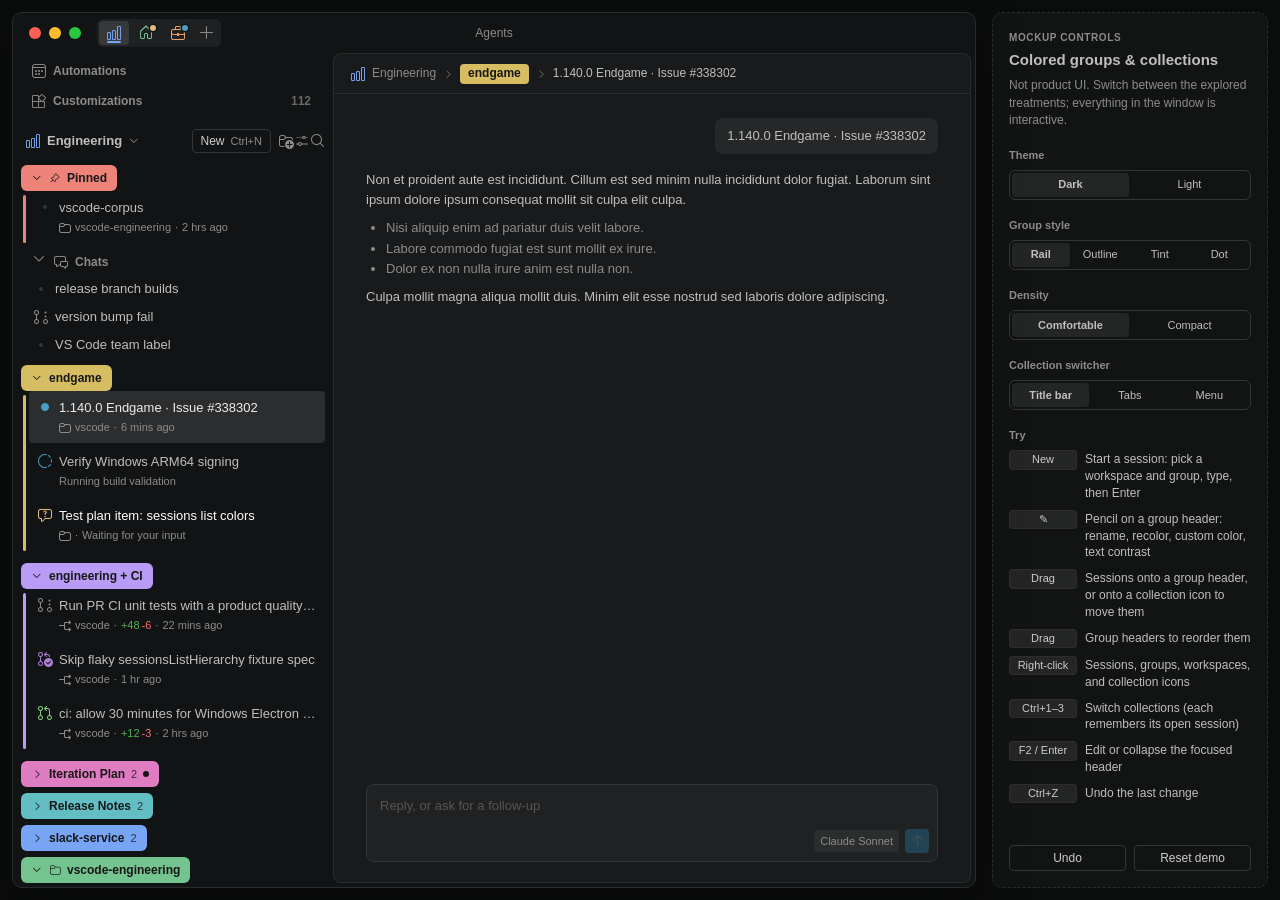
<file: docs/index.html>
<!doctype html><html lang="en"><head><meta charset="UTF-8"><meta name="viewport" content="width=device-width,initial-scale=1.0"><title>Agents window: colored groups & collections (UX mockup)</title><meta name="description" content="Interactive UX mockup for the VS Code Agents window: colored session groups and collections. Built from real VS Code components."><meta property="og:title" content="Agents window: colored groups & collections (UX mockup)"><meta property="og:description" content="Interactive UX mockup for the VS Code Agents window: colored session groups and collections. Built from real VS Code components."><meta property="og:url" content="https://yoyokrazy.github.io/agents-window-color-groups-mockup/"><meta property="og:image" content="https://yoyokrazy.github.io/agents-window-color-groups-mockup/og.png"><meta name="twitter:card" content="summary_large_image"><link rel="icon" href="data:,"><style>*{margin:0;padding:0;box-sizing:border-box}html,body,#root{height:100%;width:100%}</style><script>!function(){var e=new URLSearchParams(location.search);if(!e.has("fixture")){var t={dark:"Dark",light:"Light2026",hc:"DarkHighContrast"},a=t[(e.get("theme")||"").toLowerCase()]||t.dark;e.delete("theme"),e.set("mode","embedded"),e.set("fixture","sessions/colorGroupsMockup/Interactive/"+a),history.replaceState(null,"",location.pathname+"?"+e.toString()+location.hash)}}()</script><script src="./bundled/___explorer.bf5b4957.js" type="module"></script></head><body><div id="root"></div></body></html>
</file>
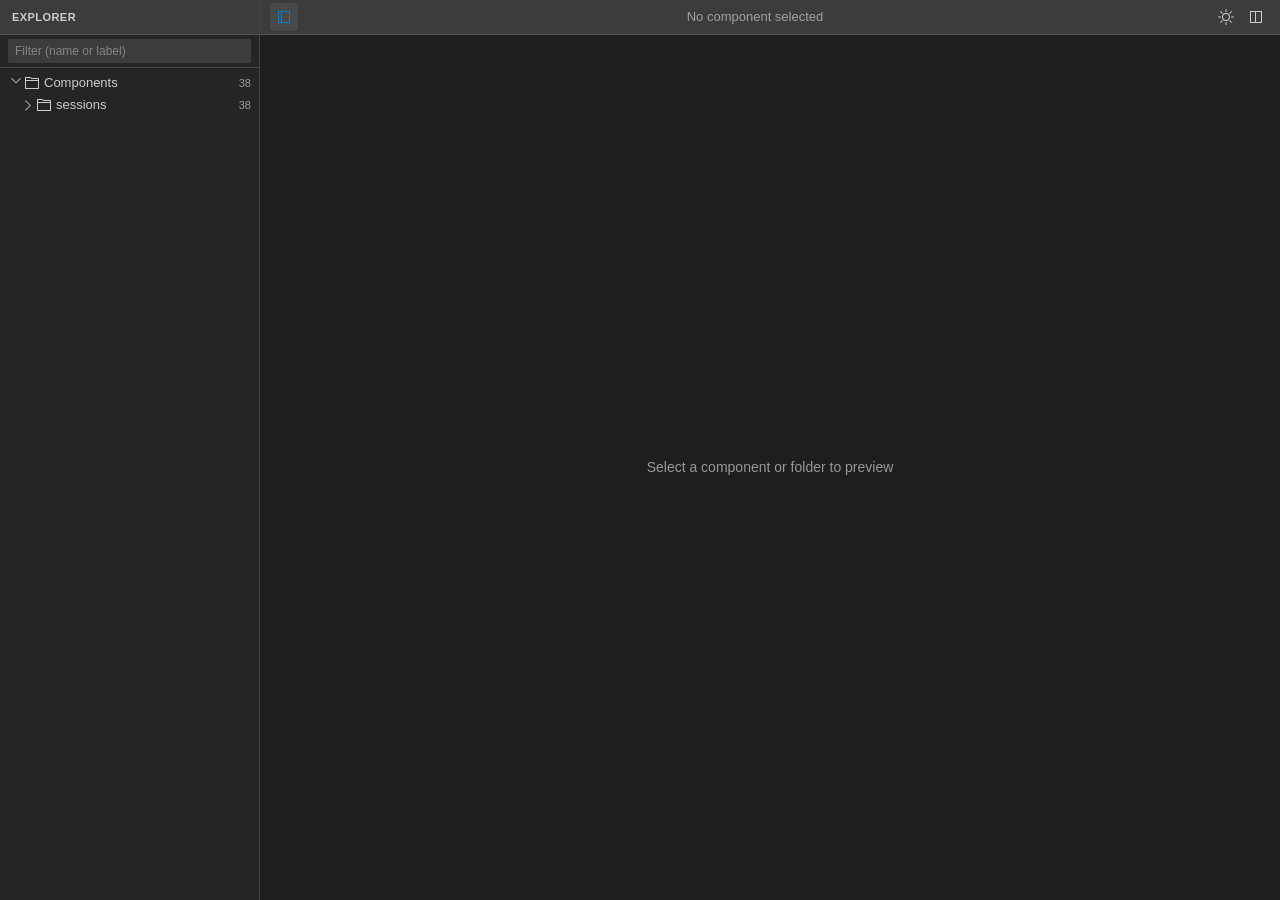
<file: docs/___explorer.html>
<!doctype html><html lang="en"><head><meta charset="UTF-8"><meta name="viewport" content="width=device-width,initial-scale=1.0"><title>Component Explorer</title><style>*{margin:0;padding:0;box-sizing:border-box}html,body,#root{height:100%;width:100%}</style><script src="./bundled/___explorer.bf5b4957.js" type="module"></script></head><body><div id="root"></div></body></html>
</file>
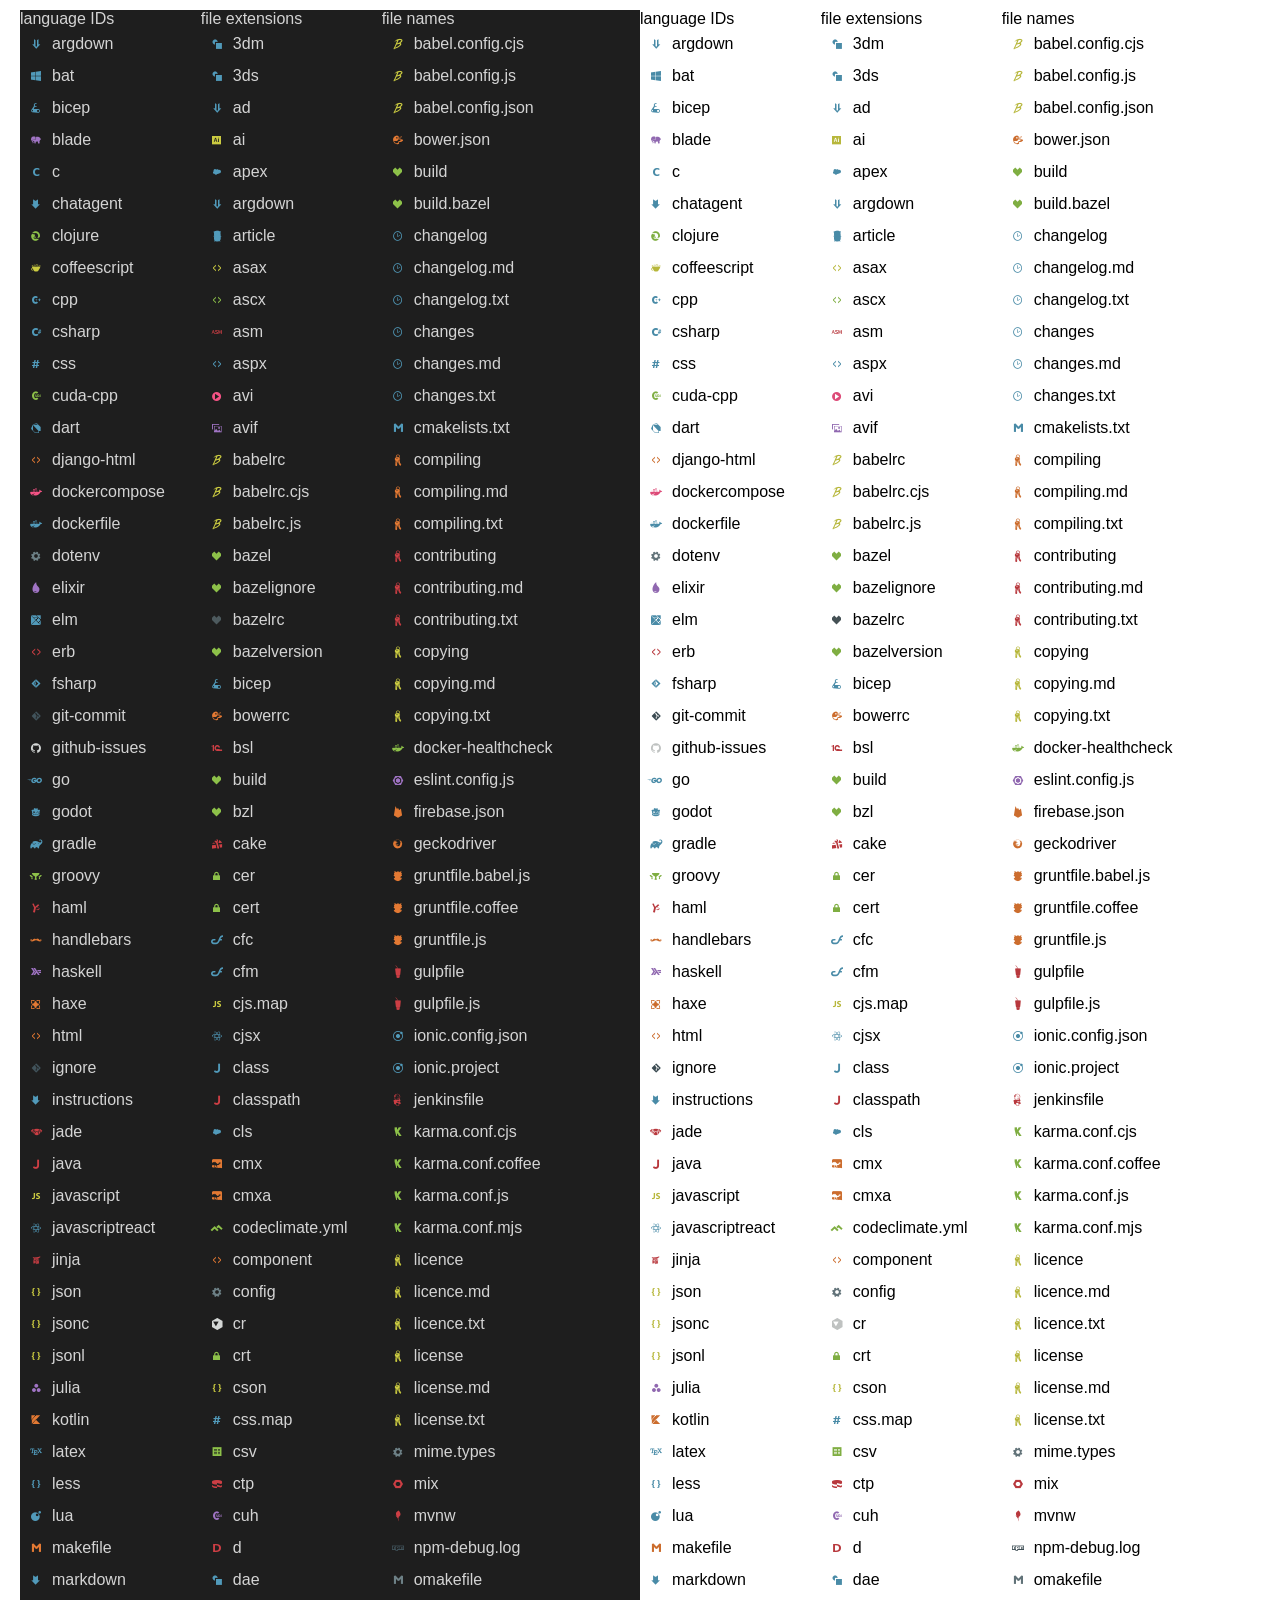
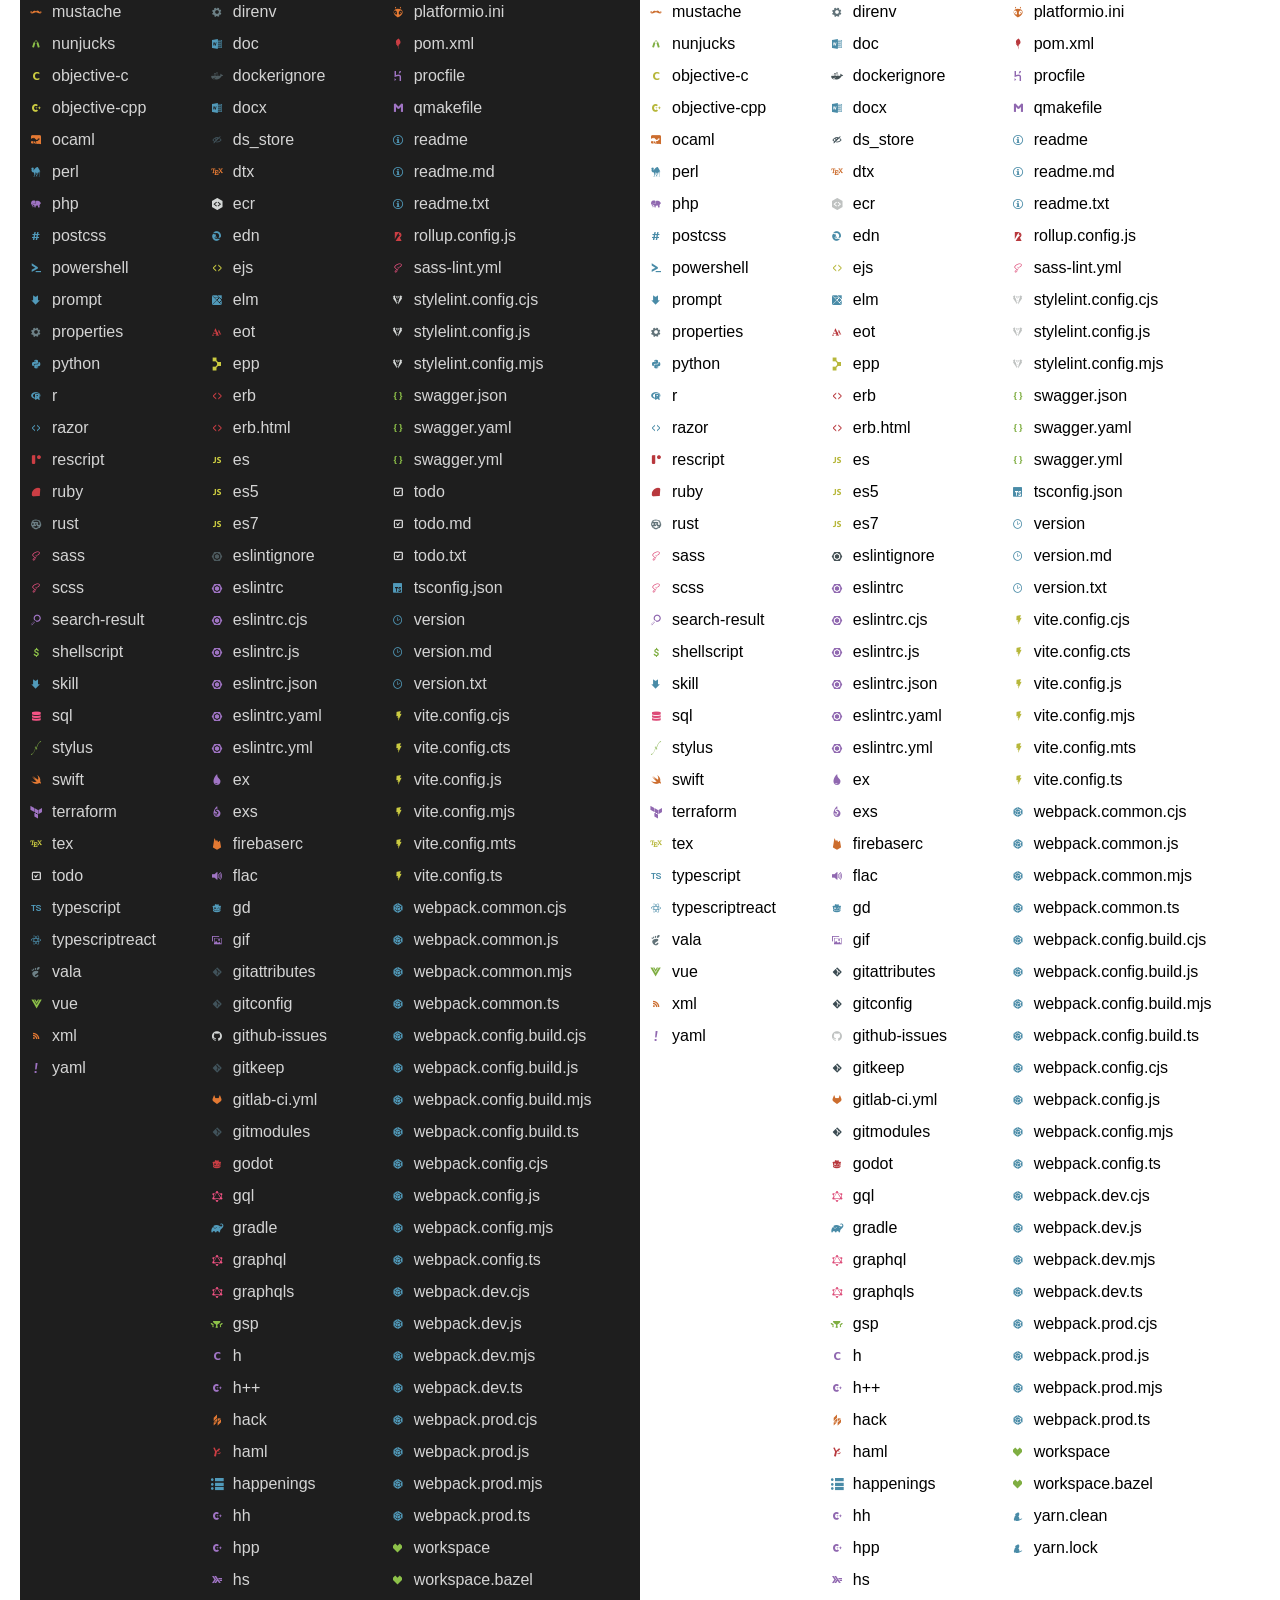
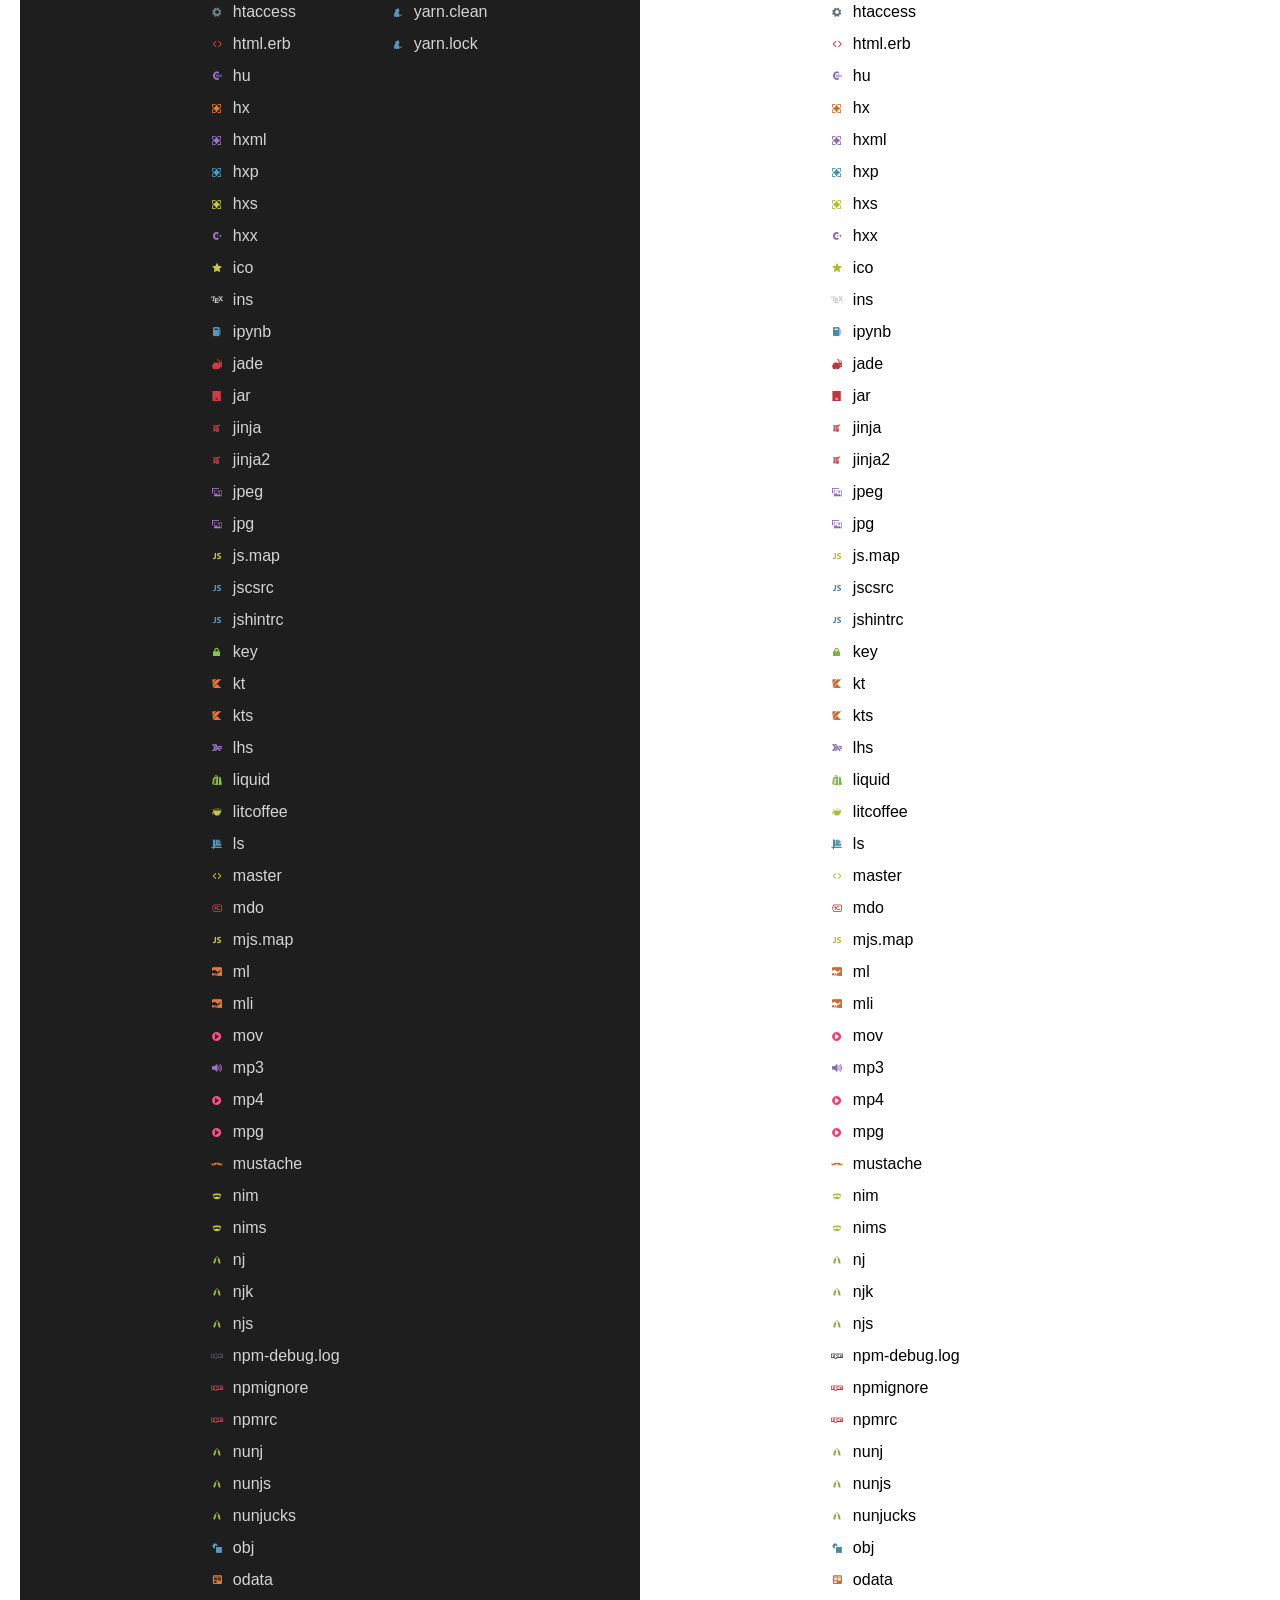
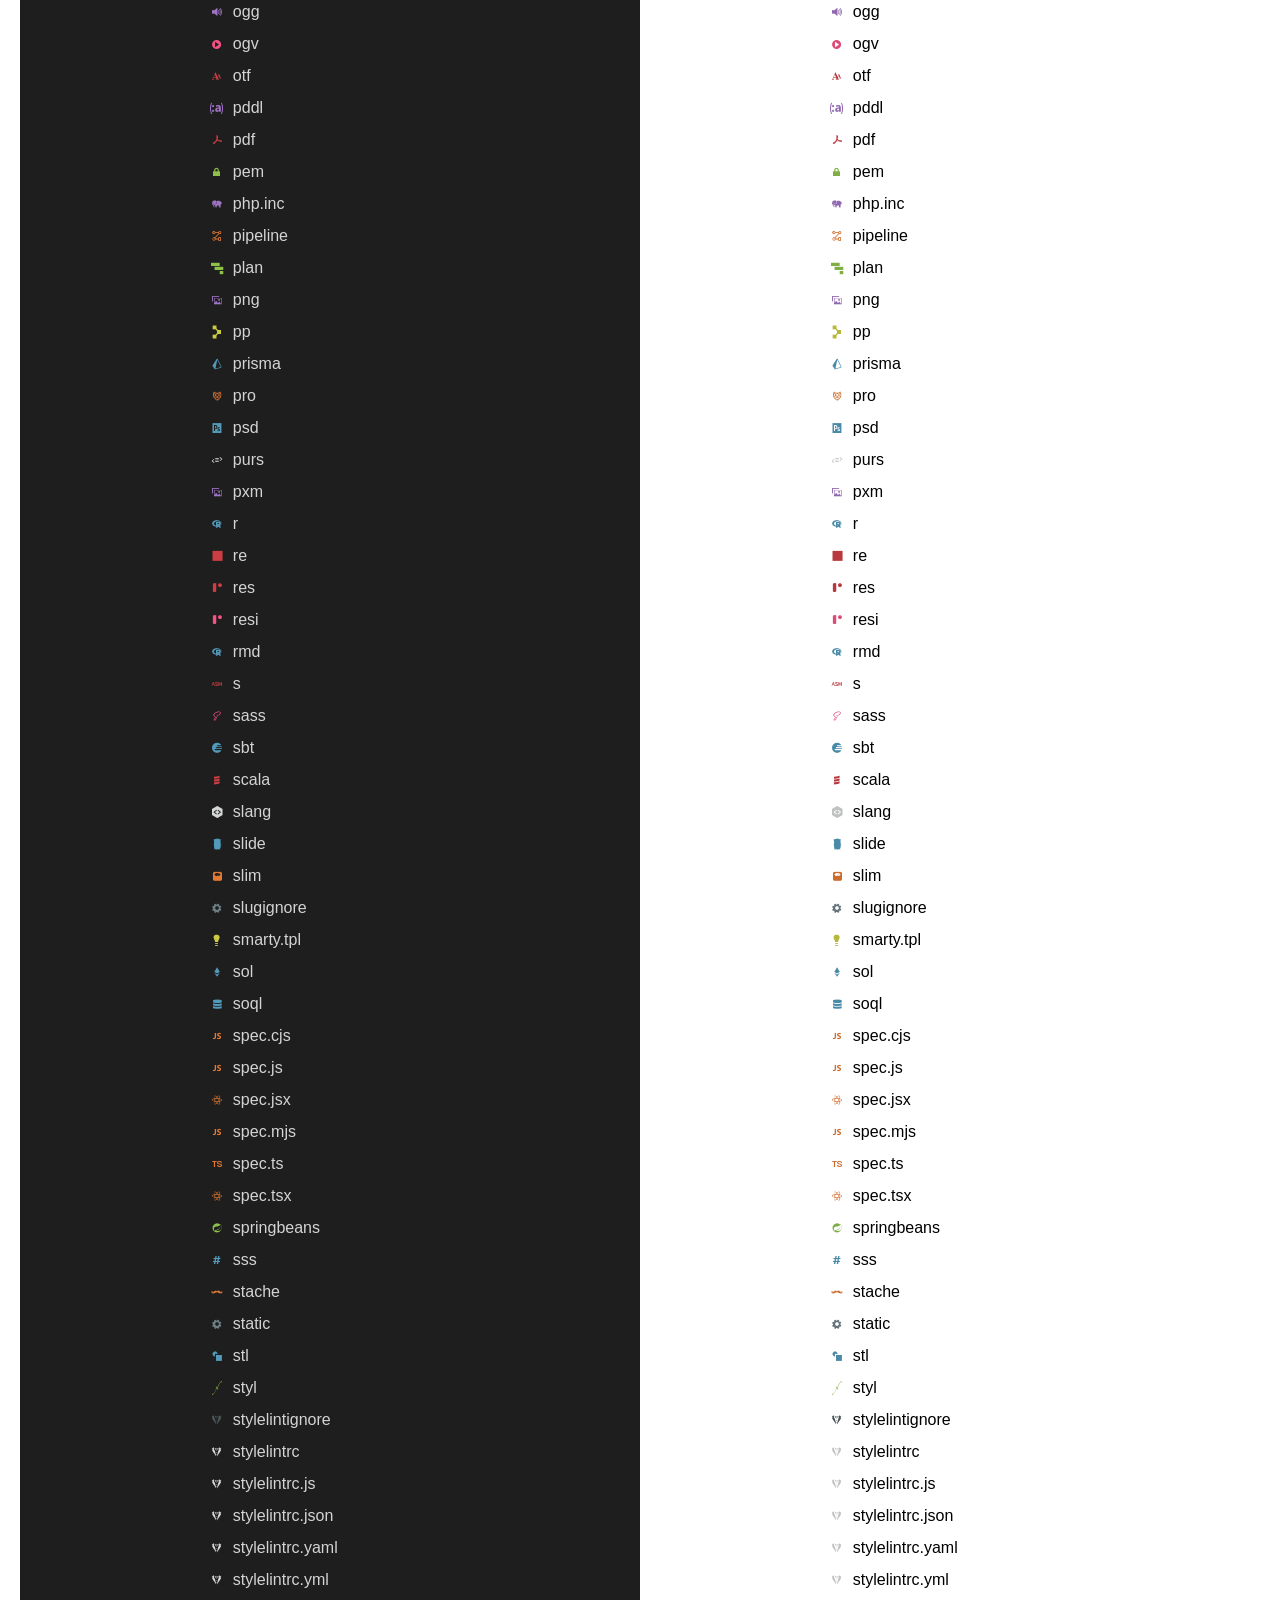
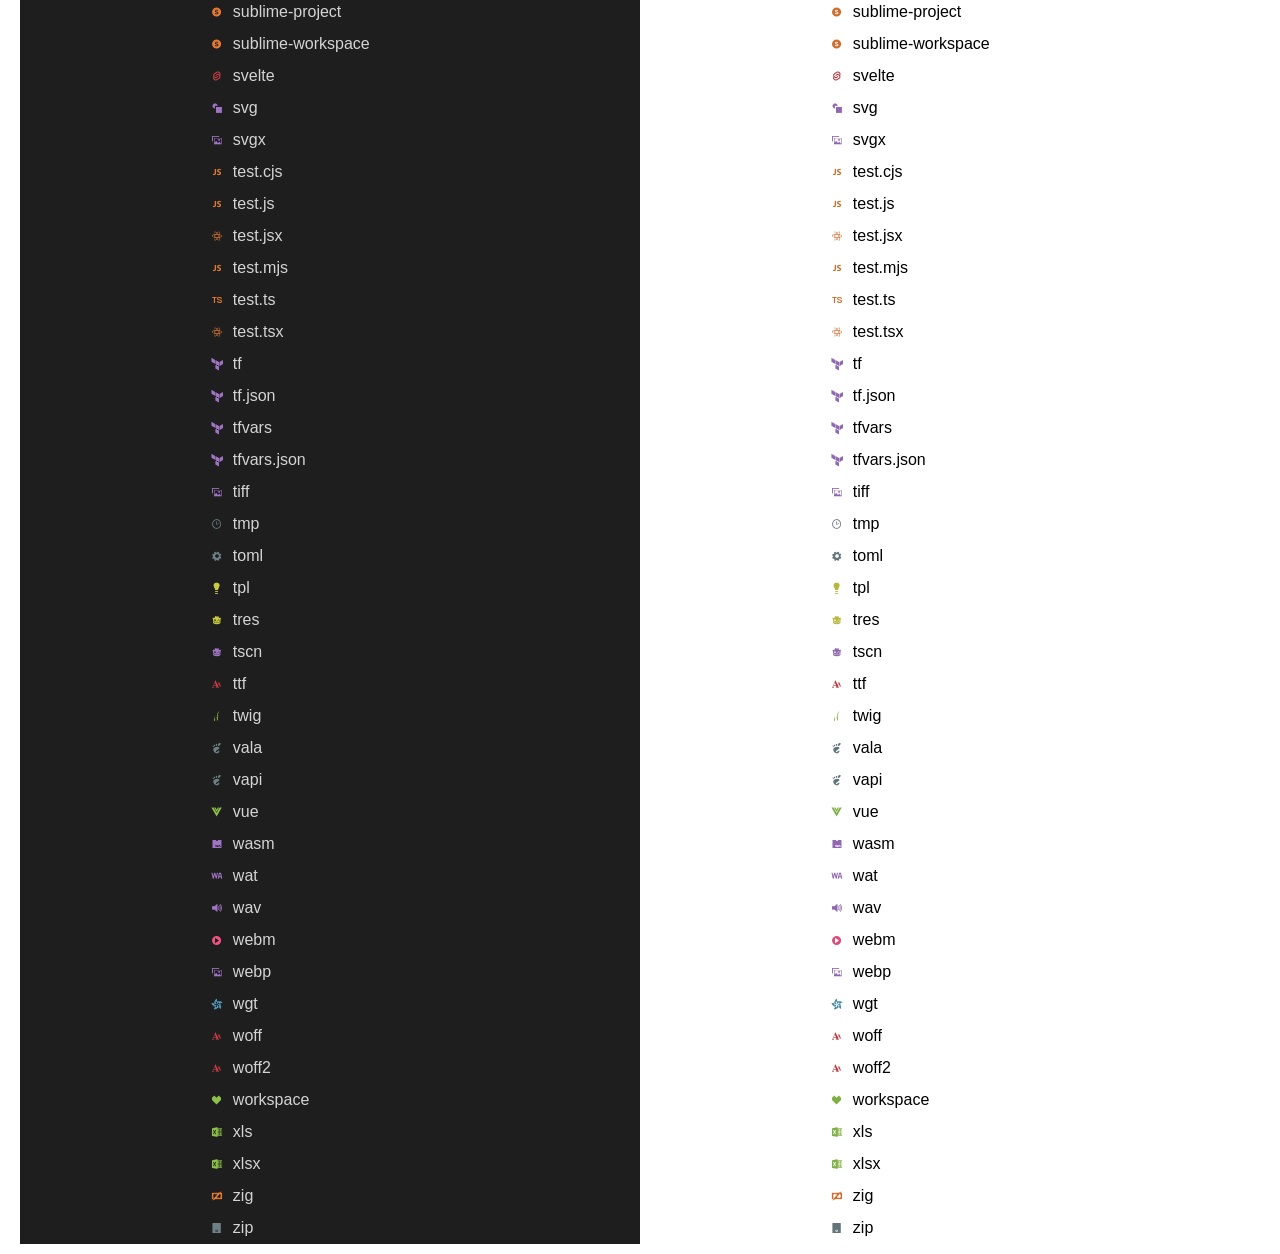
<file: docs/extensions/theme-seti/icons/preview.html>
<!DOCTYPE html>
<html lang="en">
<!--- Preview the icons in the Seti icon font. Use a simple-server or the LiveServer extension to view -->
<head>
	<meta charset="UTF-8">
	<title>seti font preview</title>
	<style>
		body {
			font-family: sans-serif;
			margin: 0;
			padding: 10px 20px;
		}

		.preview {
			line-height: 2em;
		}

		.preview_icon {
			display: inline-block;
			width: 32px;
			text-align: center;
		}

		.icon {
			display: inline-block;
			font-size: 16px;
			line-height: 1;
		}

		.icon:before {
			font-family: seti !important;
			font-style: normal;
			font-weight: normal !important;
			vertical-align: top;
		}

		.grid {
			display: grid;
			grid-template-columns: 0.7fr 0.7fr 1fr 0.7fr 0.7fr 1fr;
		}

		.vs {
			background-color: #FFFFFF;
			color: #000000;
		}

		.vs-dark {
			background-color: #1E1E1E;
			color: #D4D4D4;
		}
	</style>
	<script>
		function fetchThemeFile() {
			return fetch('./vs-seti-icon-theme.json').then(res => res.json());
		}
		function generateColumn(label, style, associations, htmContent) {
			htmContent.push('<div class=' + style + '>' + label);
			const keys = Object.keys(associations).sort();
			for (let association of keys) {
				const id = associations[association];
				htmContent.push('<div class="preview"><span class="preview_icon"><span class="icon icon' + id + '"></span></span><span>' + association + '</span></div>');
			}
			htmContent.push('</div>');
		}
		function generateIconsForScheme(label, set, style, htmContent) {
			generateColumn('language IDs', style, set.languageIds, htmContent);
			generateColumn('file extensions', style, set.fileExtensions, htmContent);
			generateColumn('file names', style, set.fileNames, htmContent);
		}

		function generateContent(themeFile) {
			let htmContent = [];
			let cssContent = [];
			const version = themeFile.version.substr(themeFile.version.lastIndexOf('/') + 1);
			cssContent.push('@font-face {font-family: "seti"; src: url("./seti.woff?' + version + '") format("woff"); }');

			let iconDefinitions = themeFile.iconDefinitions;
			for (let id in iconDefinitions) {
				let def = iconDefinitions[id];
				cssContent.push('.icon' + id + ':before { content: "' + def.fontCharacter + '"; color: ' + def.fontColor + '}');
			}
			let style = document.createElement('style');
			style.type = 'text/css';
			style.media = 'screen';
			style.innerHTML = cssContent.join('\n');
			document.head.appendChild(style);

			htmContent.push('<div class="grid">');
			generateIconsForScheme('dark', themeFile, 'vs-dark', htmContent);
			generateIconsForScheme('light', themeFile.light, 'vs', htmContent);
			htmContent.push('</div>');

			document.body.innerHTML += htmContent.join('\n');
		}
		window.addEventListener("load", function () {
			fetchThemeFile().then(generateContent);
		});
	</script>
</head>

<body>
</body>

</html>
</file>
